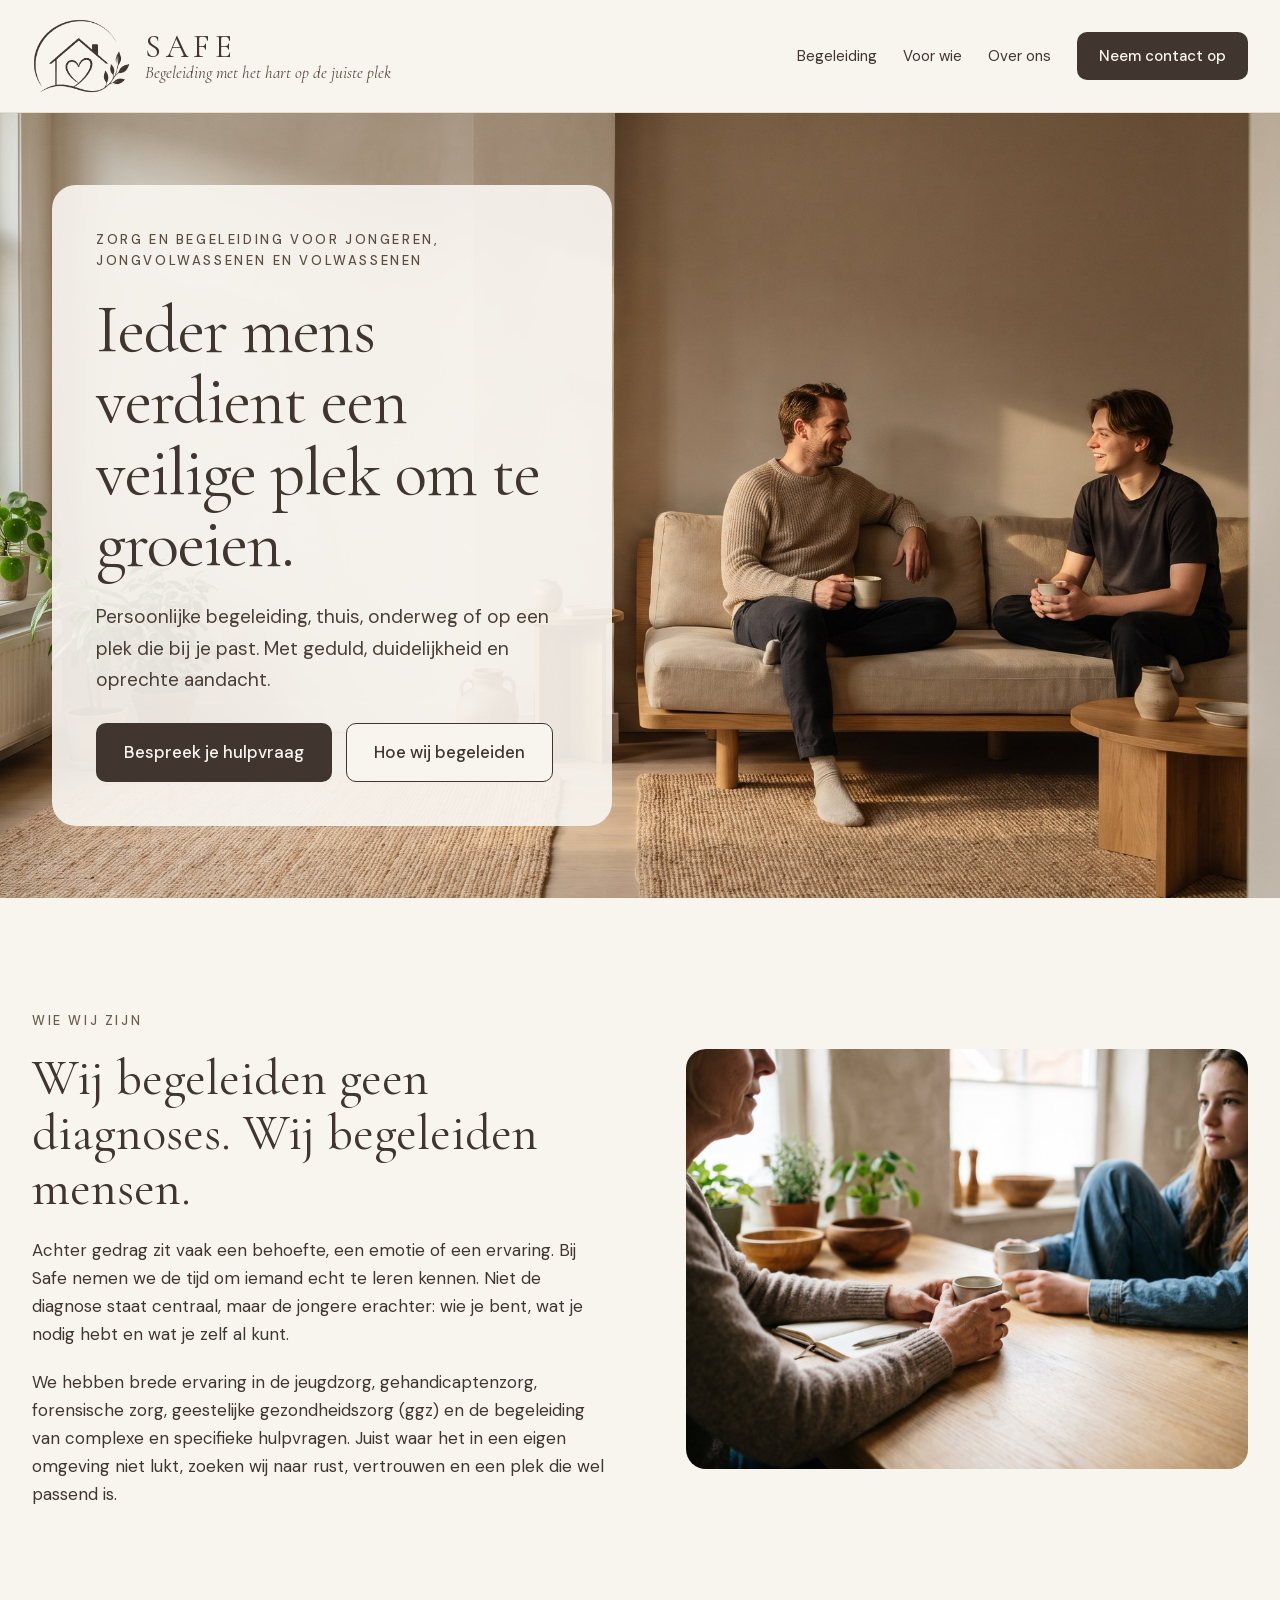
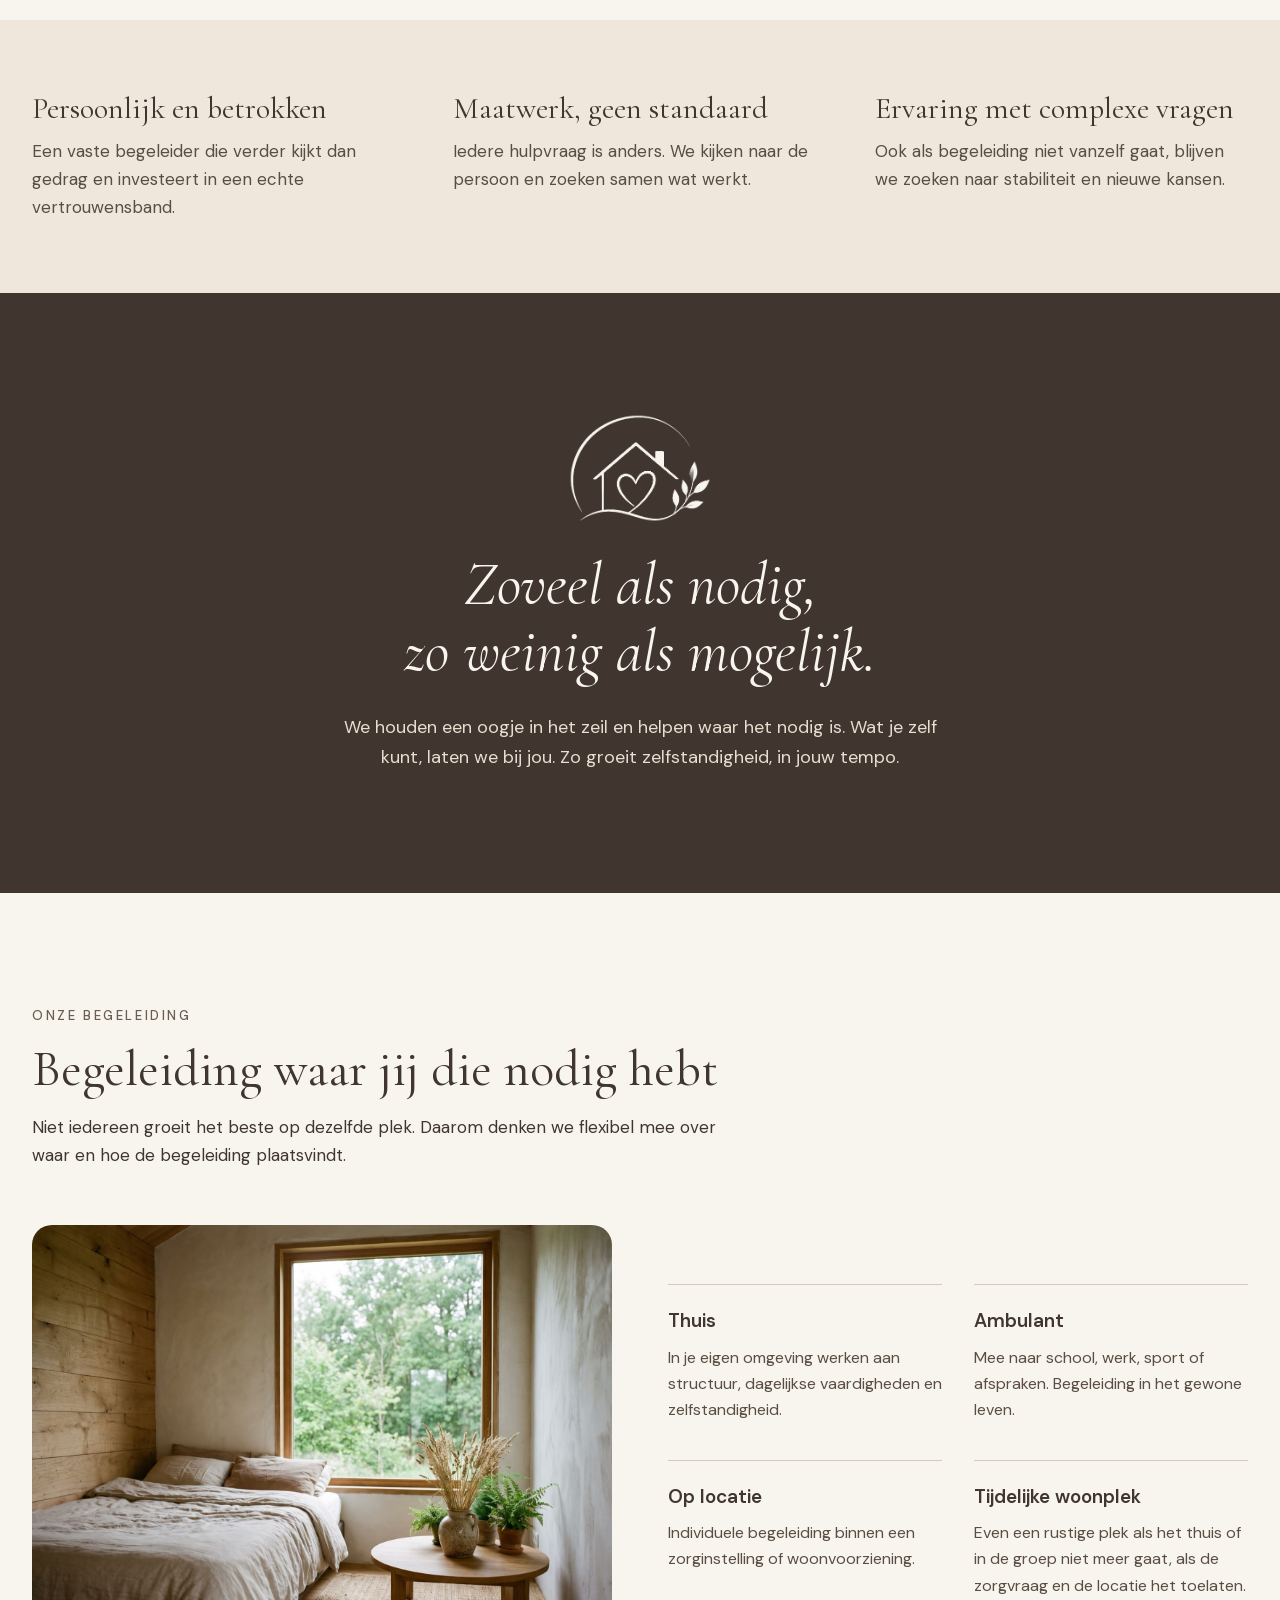
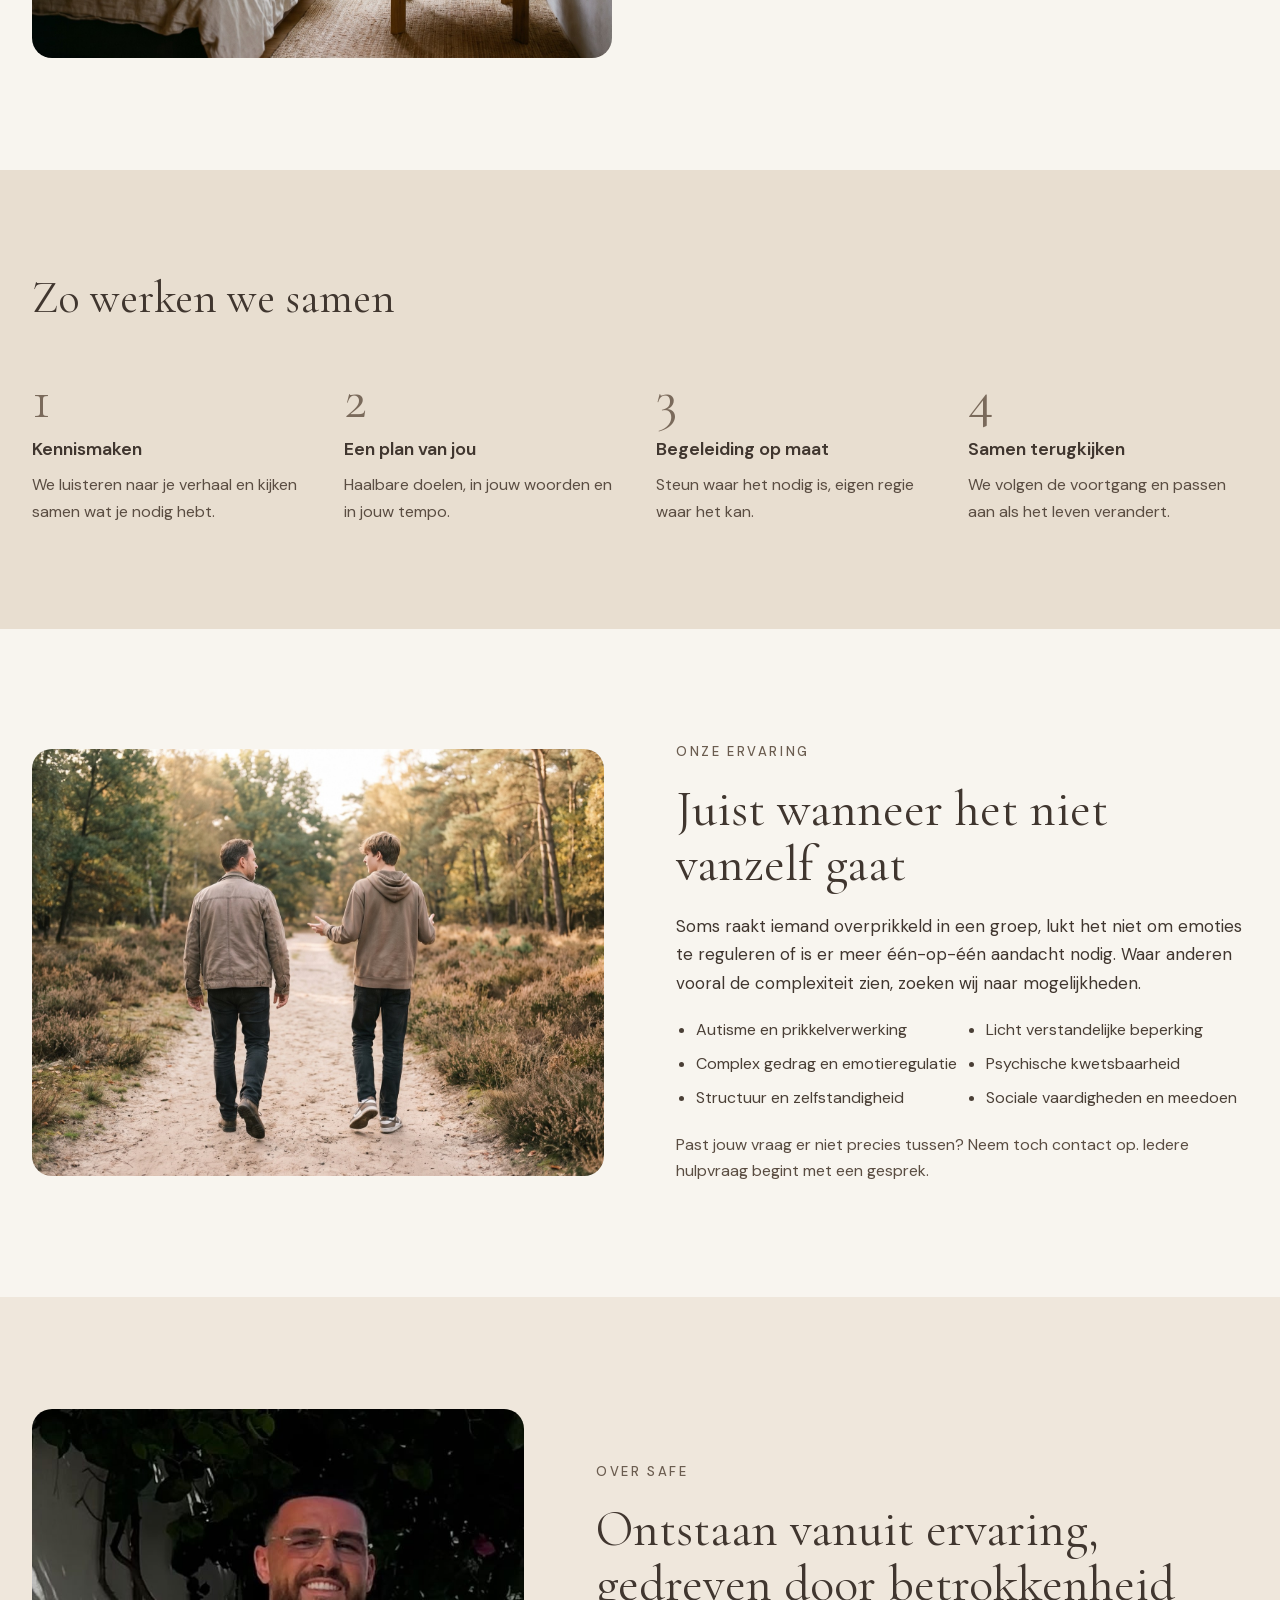
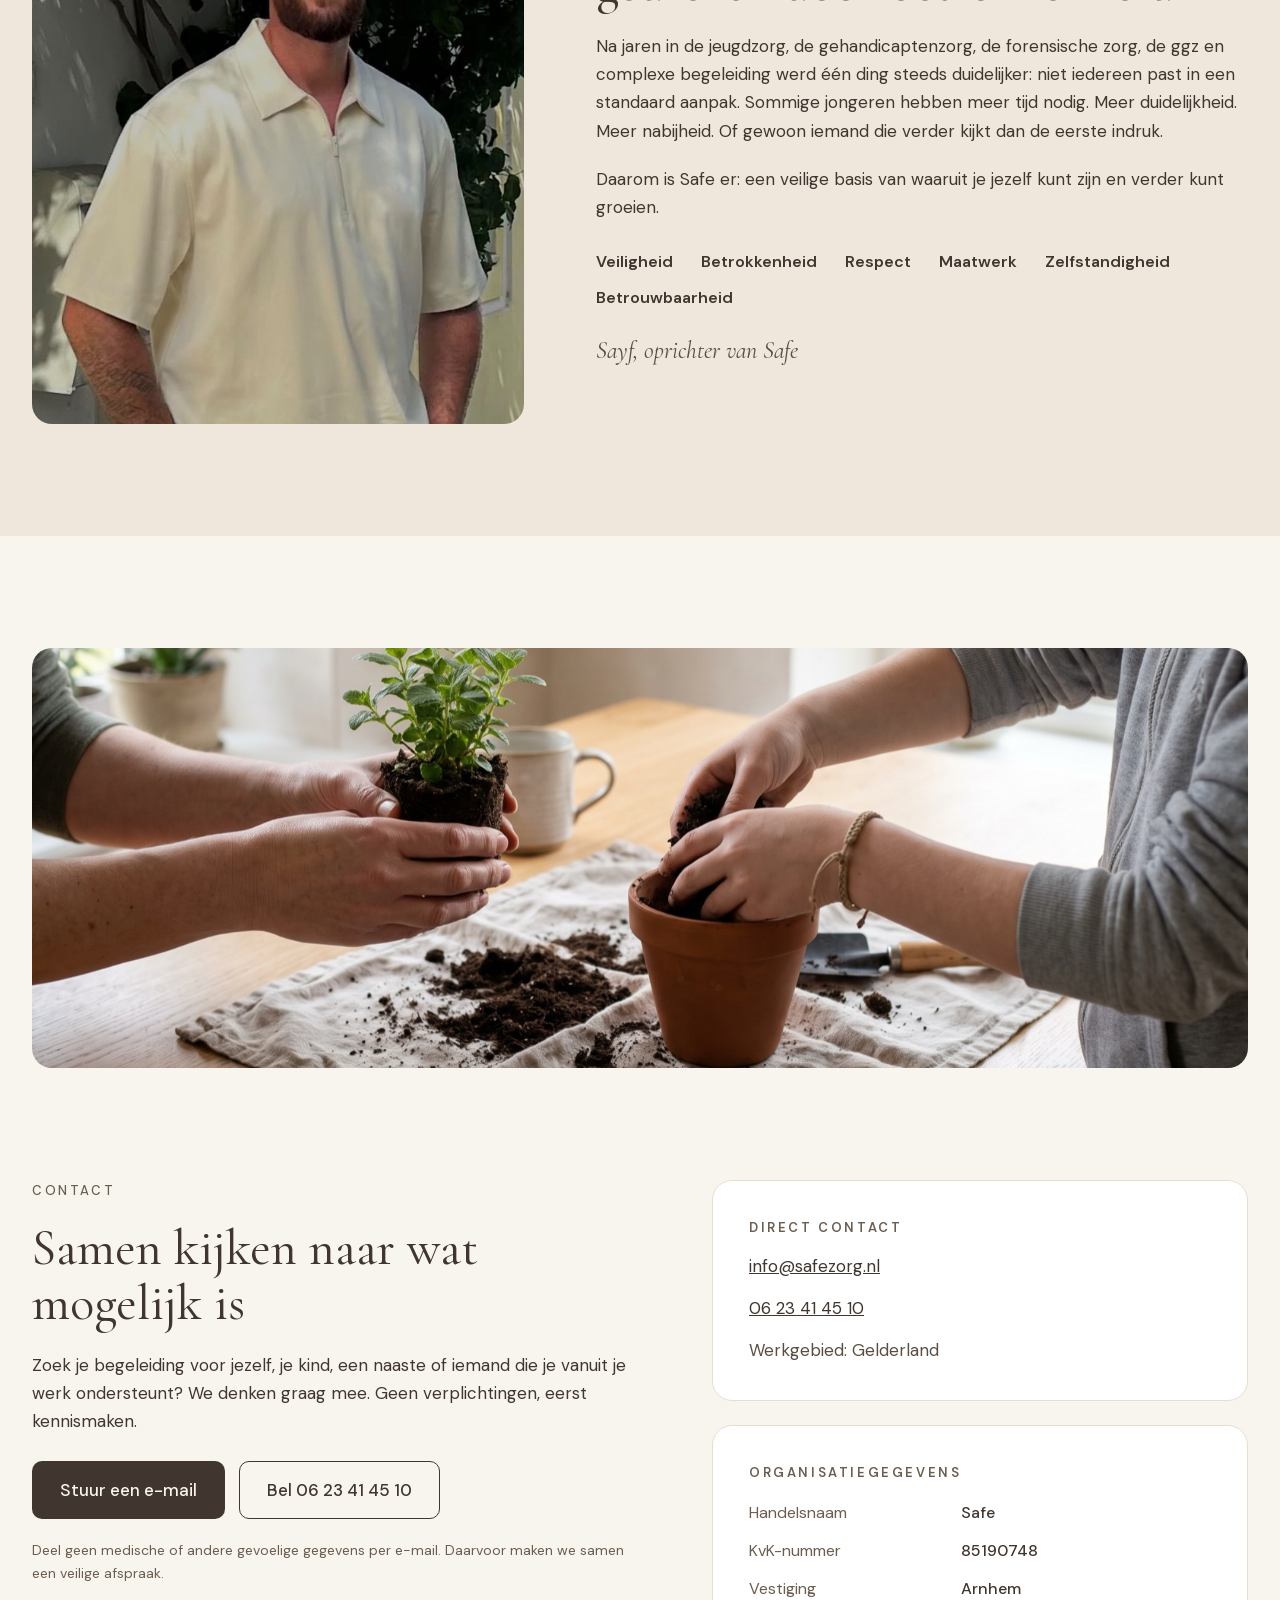
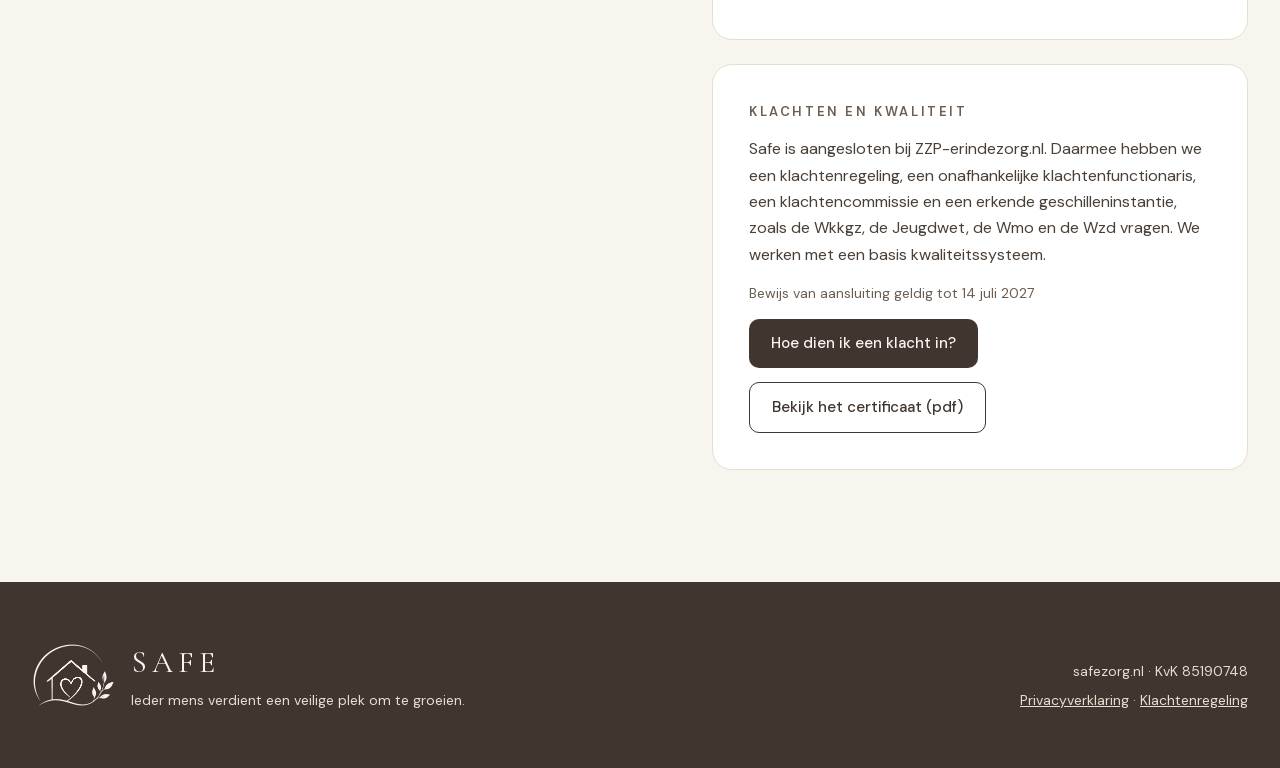
<file: index.html>
<!doctype html>
<html lang="nl">
<head>
<meta charset="utf-8">
<meta name="viewport" content="width=device-width, initial-scale=1">
<title>Safe · zorg en begeleiding</title>
<meta name="description" content="Safe biedt persoonlijke zorg en begeleiding aan jongeren, jongvolwassenen en volwassenen.">
<meta name="robots" content="noindex, nofollow">
<link rel="icon" href="favicon.png" type="image/png">
<link rel="apple-touch-icon" href="apple-touch-icon.png">
<link rel="stylesheet" href="fonts/fonts.css">
<style>
body{margin:0;background:#F8F5EF}
a{color:#40362F}a:hover{color:#6B5D50}
.sp-hero{background-image:url(img/hero.jpg);background-size:cover;background-position:70% center}
.sp-hero-mob{display:none}
@media (max-width:760px){.sp-hero{background-image:none;min-height:0 !important}.sp-hero-mob{display:block}.sp-hero>div{padding:44px 24px 40px !important}.sp-kaart{background:none !important;padding:0 !important;border-radius:0 !important;max-width:none !important;gap:18px !important}.sp-boven{font-size:12px !important;letter-spacing:0.12em !important;line-height:1.6 !important}}
</style>
</head>
<body>
<div style="background: #F8F5EF; color: #40362F; font-family: 'DM Sans', system-ui, sans-serif; font-size: 17px; line-height: 1.65">

<header style="background: #F8F5EF; border-bottom: 1px solid #E8DED0">
<div style="max-width: 1240px; margin: 0 auto; padding: 18px 32px; display: flex; flex-wrap: wrap; align-items: center; justify-content: space-between; gap: 16px">
<a href="#top" style="text-decoration: none; display: flex; align-items: center; gap: 14px; color: #40362F">
<img src="img/huis-donker.png" alt="" aria-hidden="true" style="display: block; height: 76px; width: auto">
<span style="display: flex; flex-direction: column; line-height: 1.1">
<span style="font-family: 'Cormorant Garamond', Georgia, serif; font-size: 32px; letter-spacing: 0.16em">SAFE</span>
<span style="font-family: 'Cormorant Garamond', Georgia, serif; font-style: italic; font-size: 17px; color: #5A4D42">Begeleiding met het hart op de juiste plek</span>
</span>
</a>
<nav aria-label="Hoofdmenu" style="display: flex; flex-wrap: wrap; align-items: center; gap: 26px; font-size: 15px">
<a href="#begeleiding" style="text-decoration: none">Begeleiding</a>
<a href="#voor-wie" style="text-decoration: none">Voor wie</a>
<a href="#over" style="text-decoration: none">Over ons</a>
<a href="#contact" style="text-decoration: none; background: #40362F; color: #F8F5EF; padding: 12px 22px; border-radius: 10px; font-weight: 500">Neem contact op</a>
</nav>
</div>
</header>

<section id="top" class="sp-hero" style="min-height: 720px; display: flex; align-items: center; background-color: #E9E3DA">
<div style="width: 100%; max-width: 1240px; margin: 0 auto; padding: 72px 32px; box-sizing: border-box">
<div class="sp-kaart" style="max-width: 560px; box-sizing: border-box; display: flex; flex-direction: column; gap: 22px; background: rgba(248, 245, 239, 0.92); padding: 44px; border-radius: 24px">
<p class="sp-boven" style="margin: 0; font-size: 13px; letter-spacing: 0.2em; text-transform: uppercase; color: #5A4D42; font-weight: 500">Zorg en begeleiding voor jongeren, jongvolwassenen en volwassenen</p>
<h1 style="margin: 0; font-family: 'Cormorant Garamond', Georgia, serif; font-weight: 400; font-size: clamp(38px, 9vw, 68px); line-height: 1.05; letter-spacing: -0.015em">Ieder mens verdient een veilige plek om te groeien.</h1>
<p style="margin: 0; font-size: 19px; color: #4A3F36; max-width: 460px">Persoonlijke begeleiding, thuis, onderweg of op een plek die bij je past. Met geduld, duidelijkheid en oprechte aandacht.</p>
<div style="display: flex; flex-wrap: wrap; gap: 14px; padding-top: 6px">
<a href="#contact" style="text-decoration: none; background: #40362F; color: #F8F5EF; padding: 15px 28px; border-radius: 10px; font-weight: 500">Bespreek je hulpvraag</a>
<a href="#begeleiding" style="text-decoration: none; background: #F8F5EF; border: 1px solid #40362F; padding: 14px 27px; border-radius: 10px; font-weight: 500">Hoe wij begeleiden</a>
</div>
</div>
</div>
</section>
<img class="sp-hero-mob" src="img/hero.jpg" alt="Een begeleider en een jongvolwassene drinken thee op een bank in een lichte woonkamer en praten ontspannen" style="width: 100%; height: auto">

<section id="voor-wie">
<div style="max-width: 1240px; margin: 0 auto; padding: 112px 32px; display: flex; flex-wrap: wrap; align-items: center; gap: 72px">
<div style="flex: 1 1 460px; min-width: 0; display: flex; flex-direction: column; gap: 20px">
<p style="margin: 0; font-size: 13px; letter-spacing: 0.2em; text-transform: uppercase; color: #6B5D50; font-weight: 500">Wie wij zijn</p>
<h2 style="margin: 0; font-family: 'Cormorant Garamond', Georgia, serif; font-weight: 400; font-size: clamp(32px, 6.5vw, 50px); line-height: 1.1">Wij begeleiden geen diagnoses. Wij begeleiden mensen.</h2>
<p style="margin: 0">Achter gedrag zit vaak een behoefte, een emotie of een ervaring. Bij Safe nemen we de tijd om iemand echt te leren kennen. Niet de diagnose staat centraal, maar de jongere erachter: wie je bent, wat je nodig hebt en wat je zelf al kunt.</p>
<p style="margin: 0">We hebben brede ervaring in de jeugdzorg, gehandicaptenzorg, forensische zorg, geestelijke gezondheidszorg (ggz) en de begeleiding van complexe en specifieke hulpvragen. Juist waar het in een eigen omgeving niet lukt, zoeken wij naar rust, vertrouwen en een plek die wel passend is.</p>
</div>
<div style="flex: 1 1 440px; min-width: 0">
<img src="img/gesprek.jpg" alt="Een begeleider en een tienermeisje in gesprek aan een houten keukentafel, met mokken thee" style="display: block; width: 100%; height: auto; border-radius: 20px">
</div>
</div>
</section>

<section style="background: #EFE7DC">
<div style="max-width: 1240px; margin: 0 auto; padding: 72px 32px; display: flex; flex-wrap: wrap; gap: 48px">
<div style="flex: 1 1 300px; display: flex; flex-direction: column; gap: 10px">
<p style="margin: 0; font-family: 'Cormorant Garamond', Georgia, serif; font-size: 30px; line-height: 1.15">Persoonlijk en betrokken</p>
<p style="margin: 0; color: #5A4D42">Een vaste begeleider die verder kijkt dan gedrag en investeert in een echte vertrouwensband.</p>
</div>
<div style="flex: 1 1 300px; display: flex; flex-direction: column; gap: 10px">
<p style="margin: 0; font-family: 'Cormorant Garamond', Georgia, serif; font-size: 30px; line-height: 1.15">Maatwerk, geen standaard</p>
<p style="margin: 0; color: #5A4D42">Iedere hulpvraag is anders. We kijken naar de persoon en zoeken samen wat werkt.</p>
</div>
<div style="flex: 1 1 300px; display: flex; flex-direction: column; gap: 10px">
<p style="margin: 0; font-family: 'Cormorant Garamond', Georgia, serif; font-size: 30px; line-height: 1.15">Ervaring met complexe vragen</p>
<p style="margin: 0; color: #5A4D42">Ook als begeleiding niet vanzelf gaat, blijven we zoeken naar stabiliteit en nieuwe kansen.</p>
</div>
</div>
</section>

<section style="background: #40362F; color: #F8F5EF">
<div style="max-width: 1000px; margin: 0 auto; padding: 120px 32px; display: flex; flex-direction: column; align-items: center; gap: 28px; text-align: center">
<img src="img/huis-licht.png" alt="" aria-hidden="true" style="display: block; height: 110px; width: auto">
<p style="margin: 0; font-family: 'Cormorant Garamond', Georgia, serif; font-style: italic; font-size: clamp(34px, 7.5vw, 60px); line-height: 1.12">Zoveel als nodig,<br>zo weinig als mogelijk.</p>
<p style="margin: 0; max-width: 600px; font-size: 18px; color: #E8DED0">We houden een oogje in het zeil en helpen waar het nodig is. Wat je zelf kunt, laten we bij jou. Zo groeit zelfstandigheid, in jouw tempo.</p>
</div>
</section>

<section id="begeleiding">
<div style="max-width: 1240px; margin: 0 auto; padding: 112px 32px; display: flex; flex-direction: column; gap: 56px">
<div style="max-width: 720px; display: flex; flex-direction: column; gap: 16px">
<p style="margin: 0; font-size: 13px; letter-spacing: 0.2em; text-transform: uppercase; color: #6B5D50; font-weight: 500">Onze begeleiding</p>
<h2 style="margin: 0; font-family: 'Cormorant Garamond', Georgia, serif; font-weight: 400; font-size: clamp(32px, 6.5vw, 50px); line-height: 1.1">Begeleiding waar jij die nodig hebt</h2>
<p style="margin: 0">Niet iedereen groeit het beste op dezelfde plek. Daarom denken we flexibel mee over waar en hoe de begeleiding plaatsvindt.</p>
</div>
<div style="display: flex; flex-wrap: wrap; gap: 56px; align-items: stretch">
<div style="flex: 1 1 460px; min-width: 0">
<img src="img/woonplek.jpg" alt="Een rustige slaapkamer in een houten huisje met linnen beddengoed en een groot raam met uitzicht op bomen" style="display: block; width: 100%; height: 100%; min-height: 360px; object-fit: cover; border-radius: 20px">
</div>
<div style="flex: 1 1 460px; min-width: 0; display: grid; grid-template-columns: repeat(2, minmax(0, 1fr)); gap: 36px 32px; align-content: center">
<div style="display: flex; flex-direction: column; gap: 8px; border-top: 1px solid #D8C8B5; padding-top: 20px"><h3 style="margin: 0; font-size: 19px; font-weight: 600">Thuis</h3><p style="margin: 0; font-size: 16px; color: #5A4D42">In je eigen omgeving werken aan structuur, dagelijkse vaardigheden en zelfstandigheid.</p></div>
<div style="display: flex; flex-direction: column; gap: 8px; border-top: 1px solid #D8C8B5; padding-top: 20px"><h3 style="margin: 0; font-size: 19px; font-weight: 600">Ambulant</h3><p style="margin: 0; font-size: 16px; color: #5A4D42">Mee naar school, werk, sport of afspraken. Begeleiding in het gewone leven.</p></div>
<div style="display: flex; flex-direction: column; gap: 8px; border-top: 1px solid #D8C8B5; padding-top: 20px"><h3 style="margin: 0; font-size: 19px; font-weight: 600">Op locatie</h3><p style="margin: 0; font-size: 16px; color: #5A4D42">Individuele begeleiding binnen een zorginstelling of woonvoorziening.</p></div>
<div style="display: flex; flex-direction: column; gap: 8px; border-top: 1px solid #D8C8B5; padding-top: 20px"><h3 style="margin: 0; font-size: 19px; font-weight: 600">Tijdelijke woonplek</h3><p style="margin: 0; font-size: 16px; color: #5A4D42">Even een rustige plek als het thuis of in de groep niet meer gaat, als de zorgvraag en de locatie het toelaten.</p></div>
</div>
</div>
</div>
</section>

<section style="background: #E8DED0">
<div style="max-width: 1240px; margin: 0 auto; padding: 104px 32px; display: flex; flex-direction: column; gap: 48px">
<h2 style="margin: 0; font-family: 'Cormorant Garamond', Georgia, serif; font-weight: 400; font-size: 44px; line-height: 1.1">Zo werken we samen</h2>
<div style="display: flex; flex-wrap: wrap; gap: 32px">
<div style="flex: 1 1 220px; display: flex; flex-direction: column; gap: 8px"><p style="margin: 0; font-family: 'Cormorant Garamond', Georgia, serif; font-size: 56px; line-height: 1; color: #7A6A5B">1</p><h3 style="margin: 0; font-size: 18px; font-weight: 600">Kennismaken</h3><p style="margin: 0; font-size: 16px; color: #5A4D42">We luisteren naar je verhaal en kijken samen wat je nodig hebt.</p></div>
<div style="flex: 1 1 220px; display: flex; flex-direction: column; gap: 8px"><p style="margin: 0; font-family: 'Cormorant Garamond', Georgia, serif; font-size: 56px; line-height: 1; color: #7A6A5B">2</p><h3 style="margin: 0; font-size: 18px; font-weight: 600">Een plan van jou</h3><p style="margin: 0; font-size: 16px; color: #5A4D42">Haalbare doelen, in jouw woorden en in jouw tempo.</p></div>
<div style="flex: 1 1 220px; display: flex; flex-direction: column; gap: 8px"><p style="margin: 0; font-family: 'Cormorant Garamond', Georgia, serif; font-size: 56px; line-height: 1; color: #7A6A5B">3</p><h3 style="margin: 0; font-size: 18px; font-weight: 600">Begeleiding op maat</h3><p style="margin: 0; font-size: 16px; color: #5A4D42">Steun waar het nodig is, eigen regie waar het kan.</p></div>
<div style="flex: 1 1 220px; display: flex; flex-direction: column; gap: 8px"><p style="margin: 0; font-family: 'Cormorant Garamond', Georgia, serif; font-size: 56px; line-height: 1; color: #7A6A5B">4</p><h3 style="margin: 0; font-size: 18px; font-weight: 600">Samen terugkijken</h3><p style="margin: 0; font-size: 16px; color: #5A4D42">We volgen de voortgang en passen aan als het leven verandert.</p></div>
</div>
</div>
</section>

<section>
<div style="max-width: 1240px; margin: 0 auto; padding: 112px 32px; display: flex; flex-wrap: wrap-reverse; align-items: center; gap: 72px">
<div style="flex: 1 1 460px; min-width: 0">
<img src="img/buiten.jpg" alt="Een begeleider en een tiener in een hoodie wandelen pratend over een zandpad door de heide" style="display: block; width: 100%; height: auto; border-radius: 20px">
</div>
<div style="flex: 1 1 460px; min-width: 0; display: flex; flex-direction: column; gap: 20px">
<p style="margin: 0; font-size: 13px; letter-spacing: 0.2em; text-transform: uppercase; color: #6B5D50; font-weight: 500">Onze ervaring</p>
<h2 style="margin: 0; font-family: 'Cormorant Garamond', Georgia, serif; font-weight: 400; font-size: clamp(32px, 6.5vw, 50px); line-height: 1.1">Juist wanneer het niet vanzelf gaat</h2>
<p style="margin: 0">Soms raakt iemand overprikkeld in een groep, lukt het niet om emoties te reguleren of is er meer één-op-één aandacht nodig. Waar anderen vooral de complexiteit zien, zoeken wij naar mogelijkheden.</p>
<ul style="margin: 0; padding-left: 20px; display: grid; grid-template-columns: repeat(2, minmax(0, 1fr)); gap: 8px 28px; font-size: 16px; color: #4A3F36">
<li>Autisme en prikkelverwerking</li>
<li>Licht verstandelijke beperking</li>
<li>Complex gedrag en emotieregulatie</li>
<li>Psychische kwetsbaarheid</li>
<li>Structuur en zelfstandigheid</li>
<li>Sociale vaardigheden en meedoen</li>
</ul>
<p style="margin: 0; font-size: 16px; color: #5A4D42">Past jouw vraag er niet precies tussen? Neem toch contact op. Iedere hulpvraag begint met een gesprek.</p>
</div>
</div>
</section>

<section id="over" style="background: #EFE7DC">
<div style="max-width: 1240px; margin: 0 auto; padding: 112px 32px; display: flex; flex-wrap: wrap; align-items: center; gap: 72px">
<div style="flex: 1 1 360px; min-width: 0; display: flex; flex-direction: column; gap: 14px">
<img src="img/sayf.jpg" alt="Sayf, oprichter van Safe, in lichte kleding voor een begroeide muur" style="display: block; width: 100%; aspect-ratio: 4 / 5; object-fit: cover; object-position: center top; border-radius: 20px">
</div>
<div style="flex: 1 1 520px; min-width: 0; display: flex; flex-direction: column; gap: 20px">
<p style="margin: 0; font-size: 13px; letter-spacing: 0.2em; text-transform: uppercase; color: #6B5D50; font-weight: 500">Over Safe</p>
<h2 style="margin: 0; font-family: 'Cormorant Garamond', Georgia, serif; font-weight: 400; font-size: clamp(32px, 6.5vw, 50px); line-height: 1.1">Ontstaan vanuit ervaring, gedreven door betrokkenheid</h2>
<p style="margin: 0">Na jaren in de jeugdzorg, de gehandicaptenzorg, de forensische zorg, de ggz en complexe begeleiding werd één ding steeds duidelijker: niet iedereen past in een standaard aanpak. Sommige jongeren hebben meer tijd nodig. Meer duidelijkheid. Meer nabijheid. Of gewoon iemand die verder kijkt dan de eerste indruk.</p>
<p style="margin: 0">Daarom is Safe er: een veilige basis van waaruit je jezelf kunt zijn en verder kunt groeien.</p>
<div style="display: flex; flex-wrap: wrap; gap: 10px 28px; padding-top: 8px; font-size: 16px">
<span><strong style="font-weight: 600">Veiligheid</strong></span>
<span><strong style="font-weight: 600">Betrokkenheid</strong></span>
<span><strong style="font-weight: 600">Respect</strong></span>
<span><strong style="font-weight: 600">Maatwerk</strong></span>
<span><strong style="font-weight: 600">Zelfstandigheid</strong></span>
<span><strong style="font-weight: 600">Betrouwbaarheid</strong></span>
</div>
<p style="margin: 0; font-family: 'Cormorant Garamond', Georgia, serif; font-style: italic; font-size: 24px; color: #5A4D42">Sayf, oprichter van Safe</p>
</div>
</div>
</section>

<section>
<div style="max-width: 1240px; margin: 0 auto; padding: 0 32px">
<img src="img/samen.jpg" alt="Handen van een begeleider en een tiener die samen een plantje verpotten aan een houten tafel" style="display: block; width: 100%; height: 420px; object-fit: cover; border-radius: 20px; margin-top: 112px">
</div>
</section>

<section id="contact">
<div style="max-width: 1240px; margin: 0 auto; padding: 112px 32px; display: flex; flex-wrap: wrap; gap: 64px">
<div style="flex: 1 1 460px; min-width: 0; display: flex; flex-direction: column; gap: 20px">
<p style="margin: 0; font-size: 13px; letter-spacing: 0.2em; text-transform: uppercase; color: #6B5D50; font-weight: 500">Contact</p>
<h2 style="margin: 0; font-family: 'Cormorant Garamond', Georgia, serif; font-weight: 400; font-size: clamp(32px, 6.5vw, 50px); line-height: 1.1">Samen kijken naar wat mogelijk is</h2>
<p style="margin: 0">Zoek je begeleiding voor jezelf, je kind, een naaste of iemand die je vanuit je werk ondersteunt? We denken graag mee. Geen verplichtingen, eerst kennismaken.</p>
<div style="display: flex; flex-wrap: wrap; gap: 14px; padding-top: 6px">
<a href="mailto:info@safezorg.nl?subject=Kennismaking" style="text-decoration: none; background: #40362F; color: #F8F5EF; padding: 15px 28px; border-radius: 10px; font-weight: 500">Stuur een e-mail</a>
<a href="tel:+31623414510" style="text-decoration: none; background: #F8F5EF; border: 1px solid #40362F; padding: 14px 27px; border-radius: 10px; font-weight: 500">Bel 06 23 41 45 10</a>
</div>
<p style="margin: 0; font-size: 14px; color: #6B5D50">Deel geen medische of andere gevoelige gegevens per e-mail. Daarvoor maken we samen een veilige afspraak.</p>
</div>
<div id="gegevens" style="flex: 1 1 380px; min-width: 0; display: flex; flex-direction: column; gap: 24px">
<div style="background: #FFFFFF; border: 1px solid #E8DED0; border-radius: 20px; padding: 36px; display: flex; flex-direction: column; gap: 14px">
<h3 style="margin: 0; font-size: 13px; letter-spacing: 0.2em; text-transform: uppercase; font-weight: 600; color: #6B5D50">Direct contact</h3>
<p style="margin: 0"><a href="mailto:info@safezorg.nl">info@safezorg.nl</a></p>
<p style="margin: 0"><a href="tel:+31623414510">06 23 41 45 10</a></p>
<p style="margin: 0; color: #5A4D42">Werkgebied: Gelderland</p>
</div>
<div style="background: #FFFFFF; border: 1px solid #E8DED0; border-radius: 20px; padding: 36px; display: flex; flex-direction: column; gap: 16px">
<h3 style="margin: 0; font-size: 13px; letter-spacing: 0.2em; text-transform: uppercase; font-weight: 600; color: #6B5D50">Organisatiegegevens</h3>
<dl style="margin: 0; display: grid; grid-template-columns: minmax(0, 1fr) minmax(0, 1.3fr); gap: 12px 20px; font-size: 16px">
<dt style="color: #6B5D50">Handelsnaam</dt><dd style="margin: 0; font-weight: 500">Safe</dd>
<dt style="color: #6B5D50">KvK-nummer</dt><dd style="margin: 0; font-weight: 500">85190748</dd>
<dt style="color: #6B5D50">Vestiging</dt><dd style="margin: 0; font-weight: 500">Arnhem</dd>
</dl>
</div>
<div id="klachten" style="background: #FFFFFF; border: 1px solid #E8DED0; border-radius: 20px; padding: 36px; display: flex; flex-direction: column; gap: 14px">
<h3 style="margin: 0; font-size: 13px; letter-spacing: 0.2em; text-transform: uppercase; font-weight: 600; color: #6B5D50">Klachten en kwaliteit</h3>
<p style="margin: 0; font-size: 16px; color: #4A3F36">Safe is aangesloten bij ZZP-erindezorg.nl. Daarmee hebben we een klachtenregeling, een onafhankelijke klachtenfunctionaris, een klachtencommissie en een erkende geschilleninstantie, zoals de Wkkgz, de Jeugdwet, de Wmo en de Wzd vragen. We werken met een basis kwaliteitssysteem.</p>
<p style="margin: 0; font-size: 14px; color: #6B5D50">Bewijs van aansluiting geldig tot 14 juli 2027</p>
<a href="klachten.html" style="align-self: flex-start; text-decoration: none; background: #40362F; color: #F8F5EF; padding: 12px 22px; border-radius: 10px; font-weight: 500; font-size: 15px">Hoe dien ik een klacht in?</a>
<a href="klachtenregeling-2026-2027.pdf" style="align-self: flex-start; text-decoration: none; border: 1px solid #40362F; padding: 12px 22px; border-radius: 10px; font-weight: 500; font-size: 15px">Bekijk het certificaat (pdf)</a>
</div>
</div>
</div>
</section>

<footer style="background: #40362F; color: #E8DED0">
<div style="max-width: 1240px; margin: 0 auto; padding: 56px 32px; display: flex; flex-wrap: wrap; justify-content: space-between; align-items: flex-end; gap: 32px; font-size: 14px">
<div style="display: flex; align-items: center; gap: 16px; color: #F8F5EF">
<img src="img/huis-licht.png" alt="" aria-hidden="true" style="display: block; height: 64px; width: auto">
<div style="display: flex; flex-direction: column; gap: 2px">
<p style="margin: 0; font-family: 'Cormorant Garamond', Georgia, serif; font-size: 30px; letter-spacing: 0.16em">SAFE</p>
<p style="margin: 0; color: #E8DED0">Ieder mens verdient een veilige plek om te groeien.</p>
</div>
</div>
<div style="display: flex; flex-direction: column; gap: 6px; text-align: right">
<p style="margin: 0">safezorg.nl · KvK 85190748</p>
<p style="margin: 0"><a href="privacy.html" style="color: #E8DED0">Privacyverklaring</a> · <a href="klachten.html" style="color: #E8DED0">Klachtenregeling</a></p>
</div>
</div>
</footer>

</div>
</body>
</html>
</file>
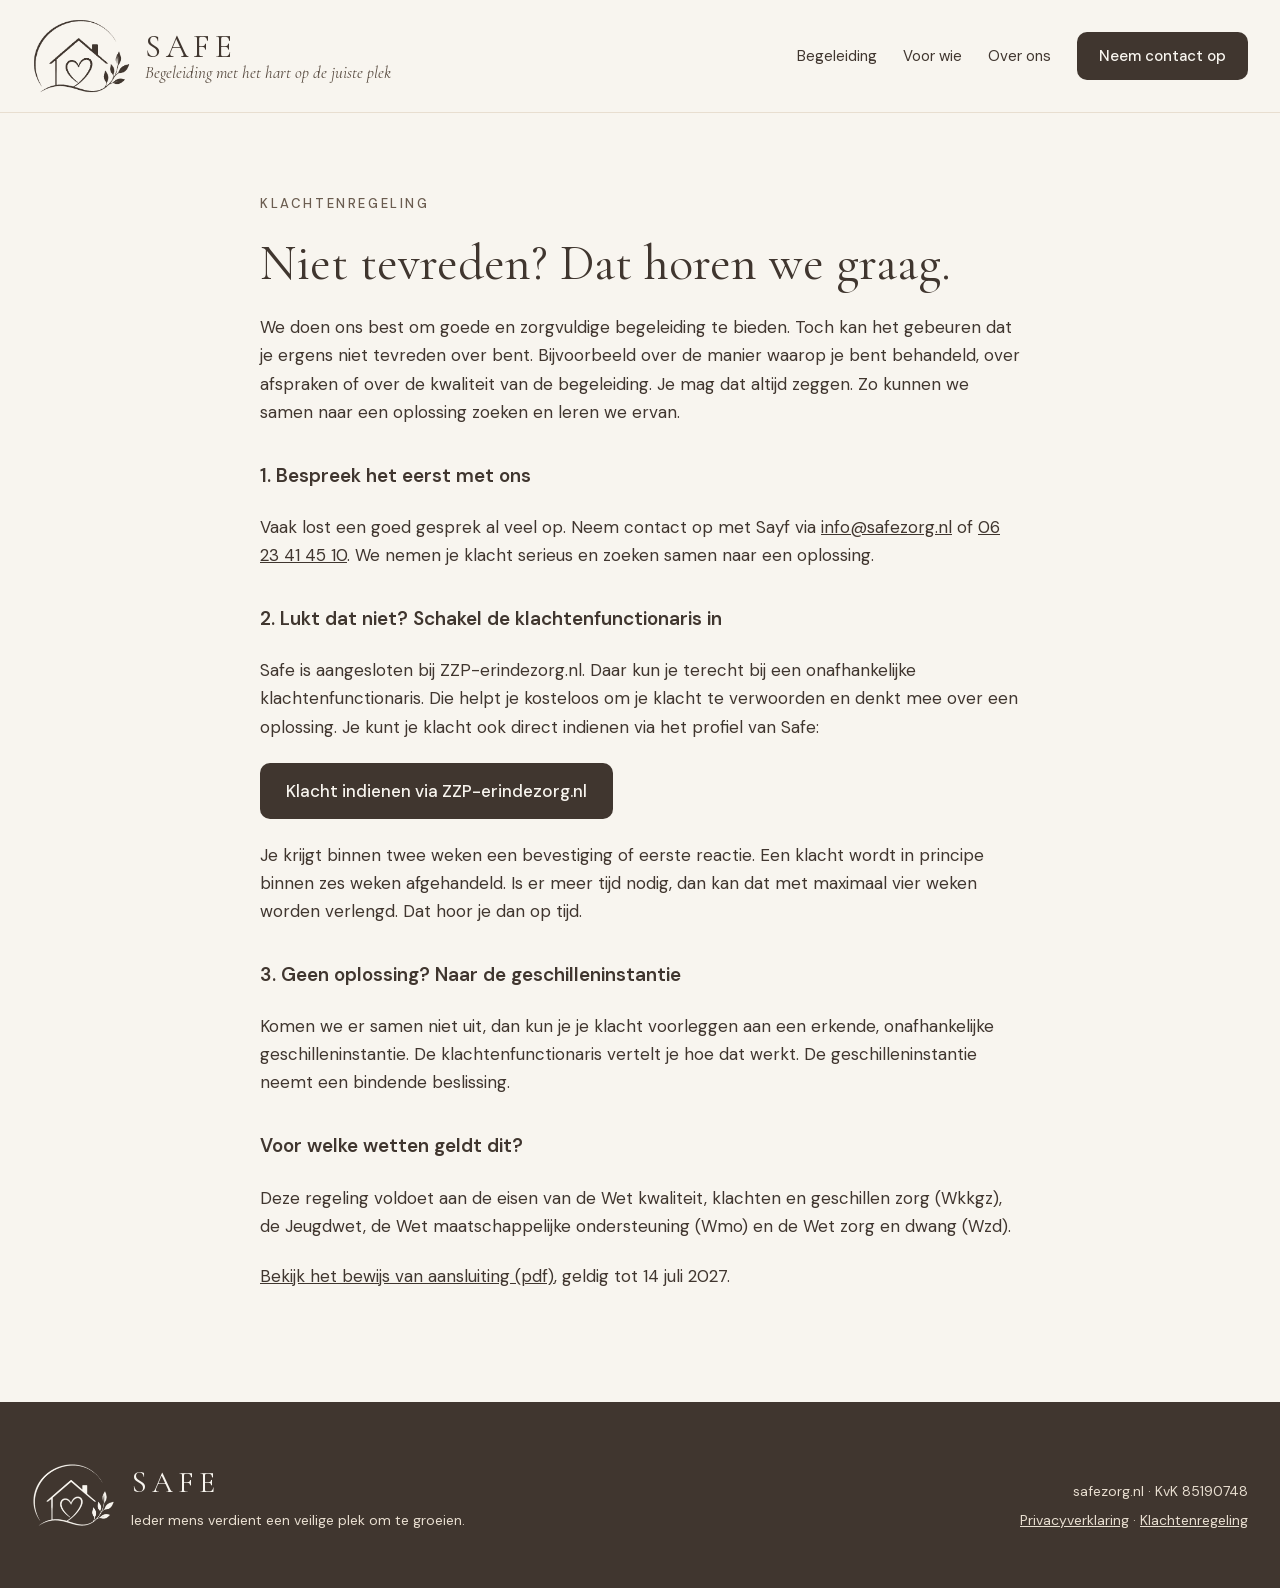
<file: klachten.html>
<!doctype html>
<html lang="nl">
<head>
<meta charset="utf-8">
<meta name="viewport" content="width=device-width, initial-scale=1">
<title>Klachtenregeling · Safe</title>
<meta name="description" content="Safe biedt persoonlijke zorg en begeleiding aan jongeren, jongvolwassenen en volwassenen.">
<meta name="robots" content="noindex, nofollow">
<link rel="icon" href="favicon.png" type="image/png">
<link rel="apple-touch-icon" href="apple-touch-icon.png">
<link rel="stylesheet" href="fonts/fonts.css">
<style>
body{margin:0;background:#F8F5EF}
a{color:#40362F}a:hover{color:#6B5D50}
.sp-hero{background-image:url(img/hero.jpg);background-size:cover;background-position:70% center}
.sp-hero-mob{display:none}
@media (max-width:760px){.sp-hero{background-image:none;min-height:0 !important}.sp-hero-mob{display:block}.sp-hero>div{padding:44px 24px 40px !important}.sp-kaart{background:none !important;padding:0 !important;border-radius:0 !important;max-width:none !important;gap:18px !important}.sp-boven{font-size:12px !important;letter-spacing:0.12em !important;line-height:1.6 !important}}
</style>
</head>
<body>
<div style="background: #F8F5EF; color: #40362F; font-family: 'DM Sans', system-ui, sans-serif; font-size: 17px; line-height: 1.65">
<header style="background: #F8F5EF; border-bottom: 1px solid #E8DED0">
<div style="max-width: 1240px; margin: 0 auto; padding: 18px 32px; display: flex; flex-wrap: wrap; align-items: center; justify-content: space-between; gap: 16px">
<a href="./" style="text-decoration: none; display: flex; align-items: center; gap: 14px; color: #40362F">
<img src="img/huis-donker.png" alt="" aria-hidden="true" style="display: block; height: 76px; width: auto">
<span style="display: flex; flex-direction: column; line-height: 1.1">
<span style="font-family: 'Cormorant Garamond', Georgia, serif; font-size: 32px; letter-spacing: 0.16em">SAFE</span>
<span style="font-family: 'Cormorant Garamond', Georgia, serif; font-style: italic; font-size: 17px; color: #5A4D42">Begeleiding met het hart op de juiste plek</span>
</span>
</a>
<nav aria-label="Hoofdmenu" style="display: flex; flex-wrap: wrap; align-items: center; gap: 26px; font-size: 15px">
<a href="./#begeleiding" style="text-decoration: none">Begeleiding</a>
<a href="./#voor-wie" style="text-decoration: none">Voor wie</a>
<a href="./#over" style="text-decoration: none">Over ons</a>
<a href="./#contact" style="text-decoration: none; background: #40362F; color: #F8F5EF; padding: 12px 22px; border-radius: 10px; font-weight: 500">Neem contact op</a>
</nav>
</div>
</header>
<main style="max-width: 760px; margin: 0 auto; padding: 80px 24px 112px; display: flex; flex-direction: column; gap: 22px">
<p style="margin: 0; font-size: 13px; letter-spacing: 0.2em; text-transform: uppercase; color: #6B5D50; font-weight: 500">Klachtenregeling</p>
<h1 style="margin: 0; font-family: 'Cormorant Garamond', Georgia, serif; font-weight: 400; font-size: clamp(32px, 6.5vw, 50px); line-height: 1.1">Niet tevreden? Dat horen we graag.</h1>
<p style="margin: 0">We doen ons best om goede en zorgvuldige begeleiding te bieden. Toch kan het gebeuren dat je ergens niet tevreden over bent. Bijvoorbeeld over de manier waarop je bent behandeld, over afspraken of over de kwaliteit van de begeleiding. Je mag dat altijd zeggen. Zo kunnen we samen naar een oplossing zoeken en leren we ervan.</p>
<h2 style="margin: 0; font-size: 19px; font-weight: 600; padding-top: 12px">1. Bespreek het eerst met ons</h2>
<p style="margin: 0">Vaak lost een goed gesprek al veel op. Neem contact op met Sayf via <a href="mailto:info@safezorg.nl">info@safezorg.nl</a> of <a href="tel:+31623414510">06 23 41 45 10</a>. We nemen je klacht serieus en zoeken samen naar een oplossing.</p>
<h2 style="margin: 0; font-size: 19px; font-weight: 600; padding-top: 12px">2. Lukt dat niet? Schakel de klachtenfunctionaris in</h2>
<p style="margin: 0">Safe is aangesloten bij ZZP-erindezorg.nl. Daar kun je terecht bij een onafhankelijke klachtenfunctionaris. Die helpt je kosteloos om je klacht te verwoorden en denkt mee over een oplossing. Je kunt je klacht ook direct indienen via het profiel van Safe:</p>
<a href="https://www.zzp-erindezorg.nl/zzp-check/?search=85190748" style="align-self: flex-start; text-decoration: none; background: #40362F; color: #F8F5EF; padding: 14px 26px; border-radius: 10px; font-weight: 500">Klacht indienen via ZZP-erindezorg.nl</a>
<p style="margin: 0">Je krijgt binnen twee weken een bevestiging of eerste reactie. Een klacht wordt in principe binnen zes weken afgehandeld. Is er meer tijd nodig, dan kan dat met maximaal vier weken worden verlengd. Dat hoor je dan op tijd.</p>
<h2 style="margin: 0; font-size: 19px; font-weight: 600; padding-top: 12px">3. Geen oplossing? Naar de geschilleninstantie</h2>
<p style="margin: 0">Komen we er samen niet uit, dan kun je je klacht voorleggen aan een erkende, onafhankelijke geschilleninstantie. De klachtenfunctionaris vertelt je hoe dat werkt. De geschilleninstantie neemt een bindende beslissing.</p>
<h2 style="margin: 0; font-size: 19px; font-weight: 600; padding-top: 12px">Voor welke wetten geldt dit?</h2>
<p style="margin: 0">Deze regeling voldoet aan de eisen van de Wet kwaliteit, klachten en geschillen zorg (Wkkgz), de Jeugdwet, de Wet maatschappelijke ondersteuning (Wmo) en de Wet zorg en dwang (Wzd).</p>
<p style="margin: 0"><a href="klachtenregeling-2026-2027.pdf">Bekijk het bewijs van aansluiting (pdf)</a>, geldig tot 14 juli 2027.</p>
</main>
<footer style="background: #40362F; color: #E8DED0">
<div style="max-width: 1240px; margin: 0 auto; padding: 56px 32px; display: flex; flex-wrap: wrap; justify-content: space-between; align-items: flex-end; gap: 32px; font-size: 14px">
<div style="display: flex; align-items: center; gap: 16px; color: #F8F5EF">
<img src="img/huis-licht.png" alt="" aria-hidden="true" style="display: block; height: 64px; width: auto">
<div style="display: flex; flex-direction: column; gap: 2px">
<p style="margin: 0; font-family: 'Cormorant Garamond', Georgia, serif; font-size: 30px; letter-spacing: 0.16em">SAFE</p>
<p style="margin: 0; color: #E8DED0">Ieder mens verdient een veilige plek om te groeien.</p>
</div>
</div>
<div style="display: flex; flex-direction: column; gap: 6px; text-align: right">
<p style="margin: 0">safezorg.nl · KvK 85190748</p>
<p style="margin: 0"><a href="privacy.html" style="color: #E8DED0">Privacyverklaring</a> · <a href="klachten.html" style="color: #E8DED0">Klachtenregeling</a></p>
</div>
</div>
</footer>
</div>
</body>
</html>
</file>
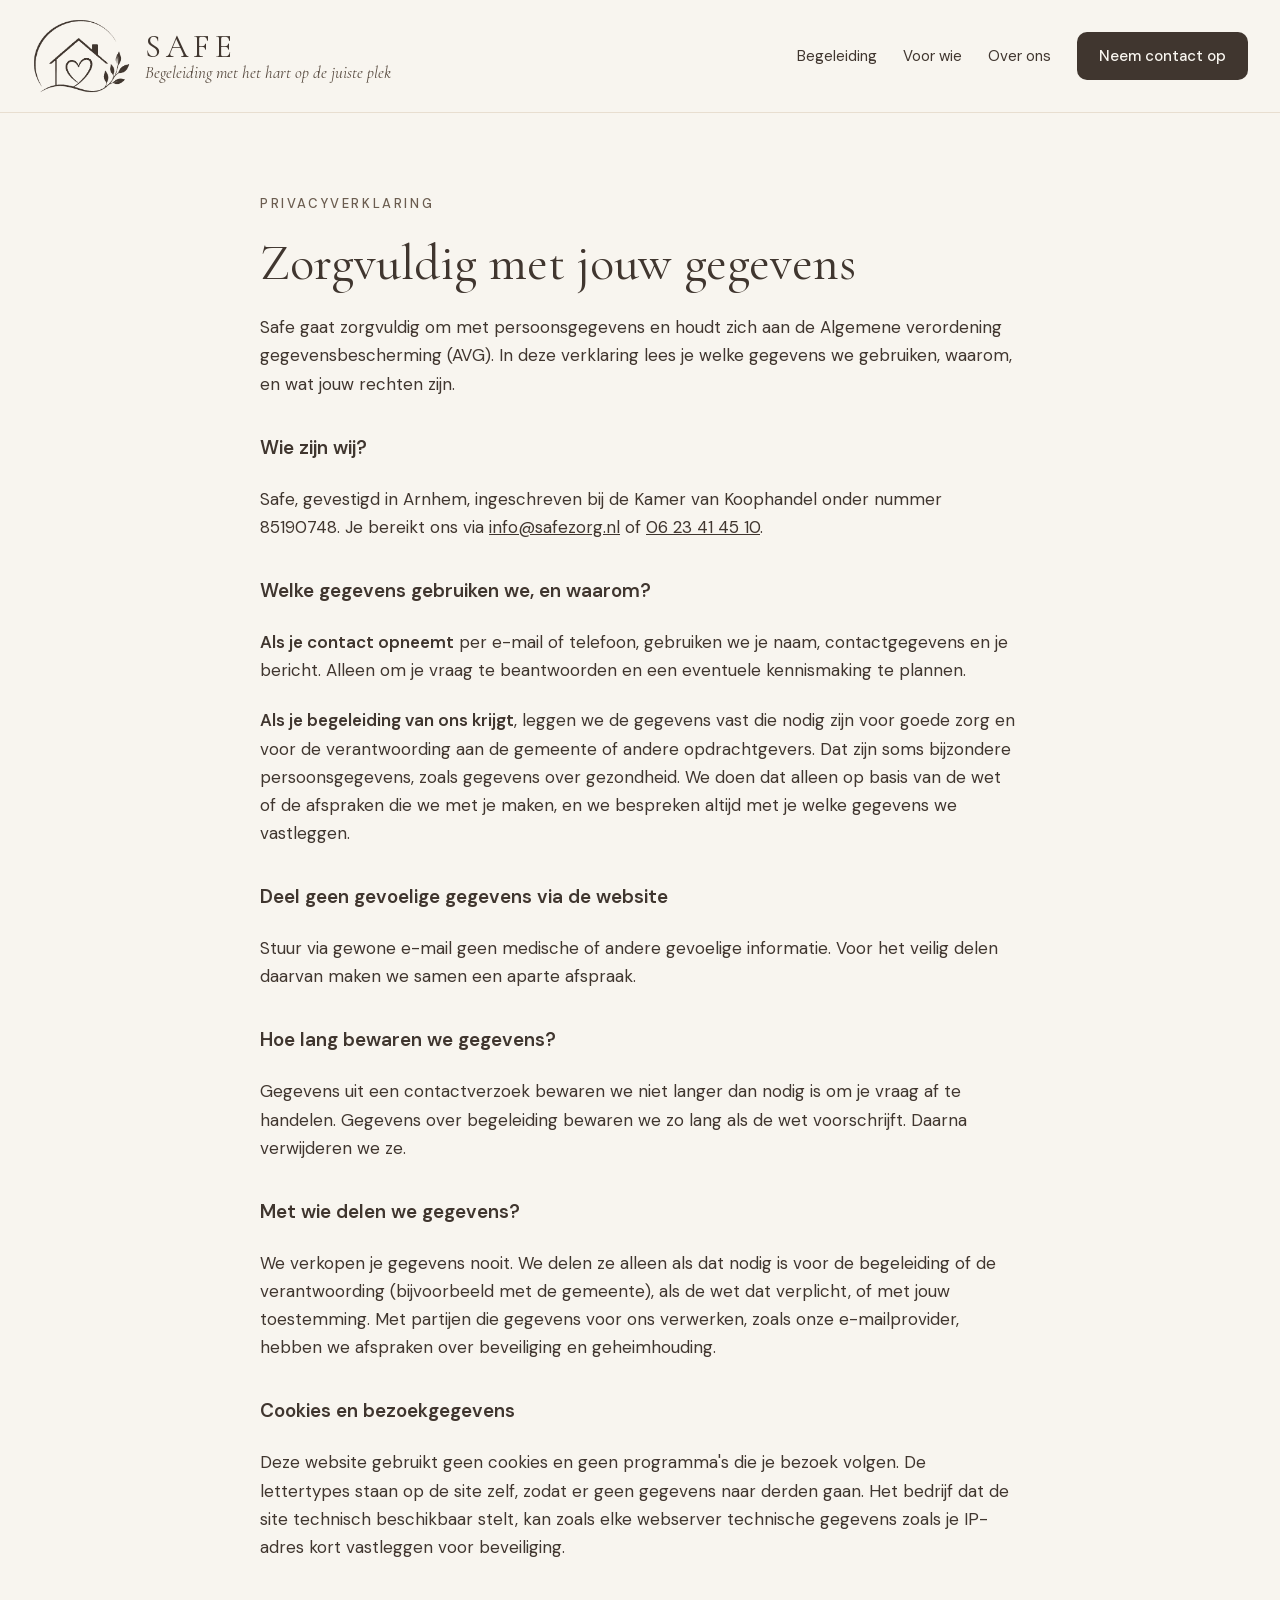
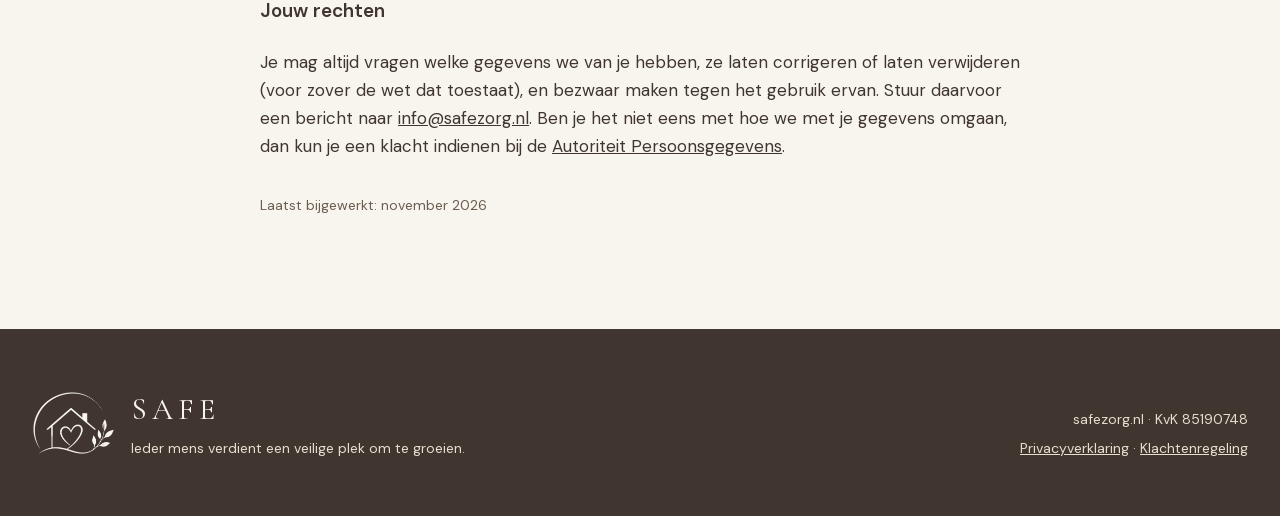
<file: privacy.html>
<!doctype html>
<html lang="nl">
<head>
<meta charset="utf-8">
<meta name="viewport" content="width=device-width, initial-scale=1">
<title>Privacyverklaring · Safe</title>
<meta name="description" content="Safe biedt persoonlijke zorg en begeleiding aan jongeren, jongvolwassenen en volwassenen.">
<meta name="robots" content="noindex, nofollow">
<link rel="icon" href="favicon.png" type="image/png">
<link rel="apple-touch-icon" href="apple-touch-icon.png">
<link rel="stylesheet" href="fonts/fonts.css">
<style>
body{margin:0;background:#F8F5EF}
a{color:#40362F}a:hover{color:#6B5D50}
.sp-hero{background-image:url(img/hero.jpg);background-size:cover;background-position:70% center}
.sp-hero-mob{display:none}
@media (max-width:760px){.sp-hero{background-image:none;min-height:0 !important}.sp-hero-mob{display:block}.sp-hero>div{padding:44px 24px 40px !important}.sp-kaart{background:none !important;padding:0 !important;border-radius:0 !important;max-width:none !important;gap:18px !important}.sp-boven{font-size:12px !important;letter-spacing:0.12em !important;line-height:1.6 !important}}
</style>
</head>
<body>
<div style="background: #F8F5EF; color: #40362F; font-family: 'DM Sans', system-ui, sans-serif; font-size: 17px; line-height: 1.65">
<header style="background: #F8F5EF; border-bottom: 1px solid #E8DED0">
<div style="max-width: 1240px; margin: 0 auto; padding: 18px 32px; display: flex; flex-wrap: wrap; align-items: center; justify-content: space-between; gap: 16px">
<a href="./" style="text-decoration: none; display: flex; align-items: center; gap: 14px; color: #40362F">
<img src="img/huis-donker.png" alt="" aria-hidden="true" style="display: block; height: 76px; width: auto">
<span style="display: flex; flex-direction: column; line-height: 1.1">
<span style="font-family: 'Cormorant Garamond', Georgia, serif; font-size: 32px; letter-spacing: 0.16em">SAFE</span>
<span style="font-family: 'Cormorant Garamond', Georgia, serif; font-style: italic; font-size: 17px; color: #5A4D42">Begeleiding met het hart op de juiste plek</span>
</span>
</a>
<nav aria-label="Hoofdmenu" style="display: flex; flex-wrap: wrap; align-items: center; gap: 26px; font-size: 15px">
<a href="./#begeleiding" style="text-decoration: none">Begeleiding</a>
<a href="./#voor-wie" style="text-decoration: none">Voor wie</a>
<a href="./#over" style="text-decoration: none">Over ons</a>
<a href="./#contact" style="text-decoration: none; background: #40362F; color: #F8F5EF; padding: 12px 22px; border-radius: 10px; font-weight: 500">Neem contact op</a>
</nav>
</div>
</header>
<main style="max-width: 760px; margin: 0 auto; padding: 80px 24px 112px; display: flex; flex-direction: column; gap: 22px">
<p style="margin: 0; font-size: 13px; letter-spacing: 0.2em; text-transform: uppercase; color: #6B5D50; font-weight: 500">Privacyverklaring</p>
<h1 style="margin: 0; font-family: 'Cormorant Garamond', Georgia, serif; font-weight: 400; font-size: clamp(32px, 6.5vw, 50px); line-height: 1.1">Zorgvuldig met jouw gegevens</h1>
<p style="margin: 0">Safe gaat zorgvuldig om met persoonsgegevens en houdt zich aan de Algemene verordening gegevensbescherming (AVG). In deze verklaring lees je welke gegevens we gebruiken, waarom, en wat jouw rechten zijn.</p>
<h2 style="margin: 0; font-size: 19px; font-weight: 600; padding-top: 12px">Wie zijn wij?</h2>
<p style="margin: 0">Safe, gevestigd in Arnhem, ingeschreven bij de Kamer van Koophandel onder nummer 85190748. Je bereikt ons via <a href="mailto:info@safezorg.nl">info@safezorg.nl</a> of <a href="tel:+31623414510">06 23 41 45 10</a>.</p>
<h2 style="margin: 0; font-size: 19px; font-weight: 600; padding-top: 12px">Welke gegevens gebruiken we, en waarom?</h2>
<p style="margin: 0"><strong style="font-weight: 600">Als je contact opneemt</strong> per e-mail of telefoon, gebruiken we je naam, contactgegevens en je bericht. Alleen om je vraag te beantwoorden en een eventuele kennismaking te plannen.</p>
<p style="margin: 0"><strong style="font-weight: 600">Als je begeleiding van ons krijgt</strong>, leggen we de gegevens vast die nodig zijn voor goede zorg en voor de verantwoording aan de gemeente of andere opdrachtgevers. Dat zijn soms bijzondere persoonsgegevens, zoals gegevens over gezondheid. We doen dat alleen op basis van de wet of de afspraken die we met je maken, en we bespreken altijd met je welke gegevens we vastleggen.</p>
<h2 style="margin: 0; font-size: 19px; font-weight: 600; padding-top: 12px">Deel geen gevoelige gegevens via de website</h2>
<p style="margin: 0">Stuur via gewone e-mail geen medische of andere gevoelige informatie. Voor het veilig delen daarvan maken we samen een aparte afspraak.</p>
<h2 style="margin: 0; font-size: 19px; font-weight: 600; padding-top: 12px">Hoe lang bewaren we gegevens?</h2>
<p style="margin: 0">Gegevens uit een contactverzoek bewaren we niet langer dan nodig is om je vraag af te handelen. Gegevens over begeleiding bewaren we zo lang als de wet voorschrijft. Daarna verwijderen we ze.</p>
<h2 style="margin: 0; font-size: 19px; font-weight: 600; padding-top: 12px">Met wie delen we gegevens?</h2>
<p style="margin: 0">We verkopen je gegevens nooit. We delen ze alleen als dat nodig is voor de begeleiding of de verantwoording (bijvoorbeeld met de gemeente), als de wet dat verplicht, of met jouw toestemming. Met partijen die gegevens voor ons verwerken, zoals onze e-mailprovider, hebben we afspraken over beveiliging en geheimhouding.</p>
<h2 style="margin: 0; font-size: 19px; font-weight: 600; padding-top: 12px">Cookies en bezoekgegevens</h2>
<p style="margin: 0">Deze website gebruikt geen cookies en geen programma's die je bezoek volgen. De lettertypes staan op de site zelf, zodat er geen gegevens naar derden gaan. Het bedrijf dat de site technisch beschikbaar stelt, kan zoals elke webserver technische gegevens zoals je IP-adres kort vastleggen voor beveiliging.</p>
<h2 style="margin: 0; font-size: 19px; font-weight: 600; padding-top: 12px">Jouw rechten</h2>
<p style="margin: 0">Je mag altijd vragen welke gegevens we van je hebben, ze laten corrigeren of laten verwijderen (voor zover de wet dat toestaat), en bezwaar maken tegen het gebruik ervan. Stuur daarvoor een bericht naar <a href="mailto:info@safezorg.nl">info@safezorg.nl</a>. Ben je het niet eens met hoe we met je gegevens omgaan, dan kun je een klacht indienen bij de <a href="https://autoriteitpersoonsgegevens.nl">Autoriteit Persoonsgegevens</a>.</p>
<p style="margin: 0; font-size: 14px; color: #6B5D50; padding-top: 12px">Laatst bijgewerkt: november 2026</p>
</main>
<footer style="background: #40362F; color: #E8DED0">
<div style="max-width: 1240px; margin: 0 auto; padding: 56px 32px; display: flex; flex-wrap: wrap; justify-content: space-between; align-items: flex-end; gap: 32px; font-size: 14px">
<div style="display: flex; align-items: center; gap: 16px; color: #F8F5EF">
<img src="img/huis-licht.png" alt="" aria-hidden="true" style="display: block; height: 64px; width: auto">
<div style="display: flex; flex-direction: column; gap: 2px">
<p style="margin: 0; font-family: 'Cormorant Garamond', Georgia, serif; font-size: 30px; letter-spacing: 0.16em">SAFE</p>
<p style="margin: 0; color: #E8DED0">Ieder mens verdient een veilige plek om te groeien.</p>
</div>
</div>
<div style="display: flex; flex-direction: column; gap: 6px; text-align: right">
<p style="margin: 0">safezorg.nl · KvK 85190748</p>
<p style="margin: 0"><a href="privacy.html" style="color: #E8DED0">Privacyverklaring</a> · <a href="klachten.html" style="color: #E8DED0">Klachtenregeling</a></p>
</div>
</div>
</footer>
</div>
</body>
</html>
</file>
<file: fonts/fonts.css>
@font-face {
  font-family: 'Cormorant Garamond';
  font-style: italic;
  font-weight: 400;
  font-display: swap;
  src: url(CormorantGaramond-italic-400-latin-ext.woff2) format('woff');
  unicode-range: U+0100-02BA, U+02BD-02C5, U+02C7-02CC, U+02CE-02D7, U+02DD-02FF, U+0304, U+0308, U+0329, U+1D00-1DBF, U+1E00-1E9F, U+1EF2-1EFF, U+2020, U+20A0-20AB, U+20AD-20C4, U+2113, U+2C60-2C7F, U+A720-A7FF;
}
@font-face {
  font-family: 'Cormorant Garamond';
  font-style: italic;
  font-weight: 400;
  font-display: swap;
  src: url(CormorantGaramond-italic-400-latin.woff2) format('woff');
  unicode-range: U+0000-00FF, U+0131, U+0152-0153, U+02BB-02BC, U+02C6, U+02DA, U+02DC, U+0304, U+0308, U+0329, U+2000-206F, U+20AC, U+2122, U+2191, U+2193, U+2212, U+2215, U+FEFF, U+FFFD;
}
@font-face {
  font-family: 'Cormorant Garamond';
  font-style: normal;
  font-weight: 400;
  font-display: swap;
  src: url(CormorantGaramond-normal-400-latin-ext.woff2) format('woff2');
  unicode-range: U+0100-02BA, U+02BD-02C5, U+02C7-02CC, U+02CE-02D7, U+02DD-02FF, U+0304, U+0308, U+0329, U+1D00-1DBF, U+1E00-1E9F, U+1EF2-1EFF, U+2020, U+20A0-20AB, U+20AD-20C4, U+2113, U+2C60-2C7F, U+A720-A7FF;
}
@font-face {
  font-family: 'Cormorant Garamond';
  font-style: normal;
  font-weight: 400;
  font-display: swap;
  src: url(CormorantGaramond-normal-400-latin.woff2) format('woff2');
  unicode-range: U+0000-00FF, U+0131, U+0152-0153, U+02BB-02BC, U+02C6, U+02DA, U+02DC, U+0304, U+0308, U+0329, U+2000-206F, U+20AC, U+2122, U+2191, U+2193, U+2212, U+2215, U+FEFF, U+FFFD;
}
@font-face {
  font-family: 'Cormorant Garamond';
  font-style: normal;
  font-weight: 500;
  font-display: swap;
  src: url(CormorantGaramond-normal-500-latin-ext.woff2) format('woff2');
  unicode-range: U+0100-02BA, U+02BD-02C5, U+02C7-02CC, U+02CE-02D7, U+02DD-02FF, U+0304, U+0308, U+0329, U+1D00-1DBF, U+1E00-1E9F, U+1EF2-1EFF, U+2020, U+20A0-20AB, U+20AD-20C4, U+2113, U+2C60-2C7F, U+A720-A7FF;
}
@font-face {
  font-family: 'Cormorant Garamond';
  font-style: normal;
  font-weight: 500;
  font-display: swap;
  src: url(CormorantGaramond-normal-500-latin.woff2) format('woff2');
  unicode-range: U+0000-00FF, U+0131, U+0152-0153, U+02BB-02BC, U+02C6, U+02DA, U+02DC, U+0304, U+0308, U+0329, U+2000-206F, U+20AC, U+2122, U+2191, U+2193, U+2212, U+2215, U+FEFF, U+FFFD;
}
@font-face {
  font-family: 'DM Sans';
  font-style: normal;
  font-weight: 300;
  font-display: swap;
  src: url(DMSans-normal-300-latin-ext.woff2) format('woff2');
  unicode-range: U+0100-02BA, U+02BD-02C5, U+02C7-02CC, U+02CE-02D7, U+02DD-02FF, U+0304, U+0308, U+0329, U+1D00-1DBF, U+1E00-1E9F, U+1EF2-1EFF, U+2020, U+20A0-20AB, U+20AD-20C4, U+2113, U+2C60-2C7F, U+A720-A7FF;
}
@font-face {
  font-family: 'DM Sans';
  font-style: normal;
  font-weight: 300;
  font-display: swap;
  src: url(DMSans-normal-300-latin.woff2) format('woff2');
  unicode-range: U+0000-00FF, U+0131, U+0152-0153, U+02BB-02BC, U+02C6, U+02DA, U+02DC, U+0304, U+0308, U+0329, U+2000-206F, U+20AC, U+2122, U+2191, U+2193, U+2212, U+2215, U+FEFF, U+FFFD;
}
@font-face {
  font-family: 'DM Sans';
  font-style: normal;
  font-weight: 400;
  font-display: swap;
  src: url(DMSans-normal-400-latin-ext.woff2) format('woff2');
  unicode-range: U+0100-02BA, U+02BD-02C5, U+02C7-02CC, U+02CE-02D7, U+02DD-02FF, U+0304, U+0308, U+0329, U+1D00-1DBF, U+1E00-1E9F, U+1EF2-1EFF, U+2020, U+20A0-20AB, U+20AD-20C4, U+2113, U+2C60-2C7F, U+A720-A7FF;
}
@font-face {
  font-family: 'DM Sans';
  font-style: normal;
  font-weight: 400;
  font-display: swap;
  src: url(DMSans-normal-400-latin.woff2) format('woff2');
  unicode-range: U+0000-00FF, U+0131, U+0152-0153, U+02BB-02BC, U+02C6, U+02DA, U+02DC, U+0304, U+0308, U+0329, U+2000-206F, U+20AC, U+2122, U+2191, U+2193, U+2212, U+2215, U+FEFF, U+FFFD;
}
@font-face {
  font-family: 'DM Sans';
  font-style: normal;
  font-weight: 500;
  font-display: swap;
  src: url(DMSans-normal-500-latin-ext.woff2) format('woff2');
  unicode-range: U+0100-02BA, U+02BD-02C5, U+02C7-02CC, U+02CE-02D7, U+02DD-02FF, U+0304, U+0308, U+0329, U+1D00-1DBF, U+1E00-1E9F, U+1EF2-1EFF, U+2020, U+20A0-20AB, U+20AD-20C4, U+2113, U+2C60-2C7F, U+A720-A7FF;
}
@font-face {
  font-family: 'DM Sans';
  font-style: normal;
  font-weight: 500;
  font-display: swap;
  src: url(DMSans-normal-500-latin.woff2) format('woff2');
  unicode-range: U+0000-00FF, U+0131, U+0152-0153, U+02BB-02BC, U+02C6, U+02DA, U+02DC, U+0304, U+0308, U+0329, U+2000-206F, U+20AC, U+2122, U+2191, U+2193, U+2212, U+2215, U+FEFF, U+FFFD;
}
@font-face {
  font-family: 'DM Sans';
  font-style: normal;
  font-weight: 600;
  font-display: swap;
  src: url(DMSans-normal-600-latin-ext.woff2) format('woff2');
  unicode-range: U+0100-02BA, U+02BD-02C5, U+02C7-02CC, U+02CE-02D7, U+02DD-02FF, U+0304, U+0308, U+0329, U+1D00-1DBF, U+1E00-1E9F, U+1EF2-1EFF, U+2020, U+20A0-20AB, U+20AD-20C4, U+2113, U+2C60-2C7F, U+A720-A7FF;
}
@font-face {
  font-family: 'DM Sans';
  font-style: normal;
  font-weight: 600;
  font-display: swap;
  src: url(DMSans-normal-600-latin.woff2) format('woff2');
  unicode-range: U+0000-00FF, U+0131, U+0152-0153, U+02BB-02BC, U+02C6, U+02DA, U+02DC, U+0304, U+0308, U+0329, U+2000-206F, U+20AC, U+2122, U+2191, U+2193, U+2212, U+2215, U+FEFF, U+FFFD;
}
</file>
